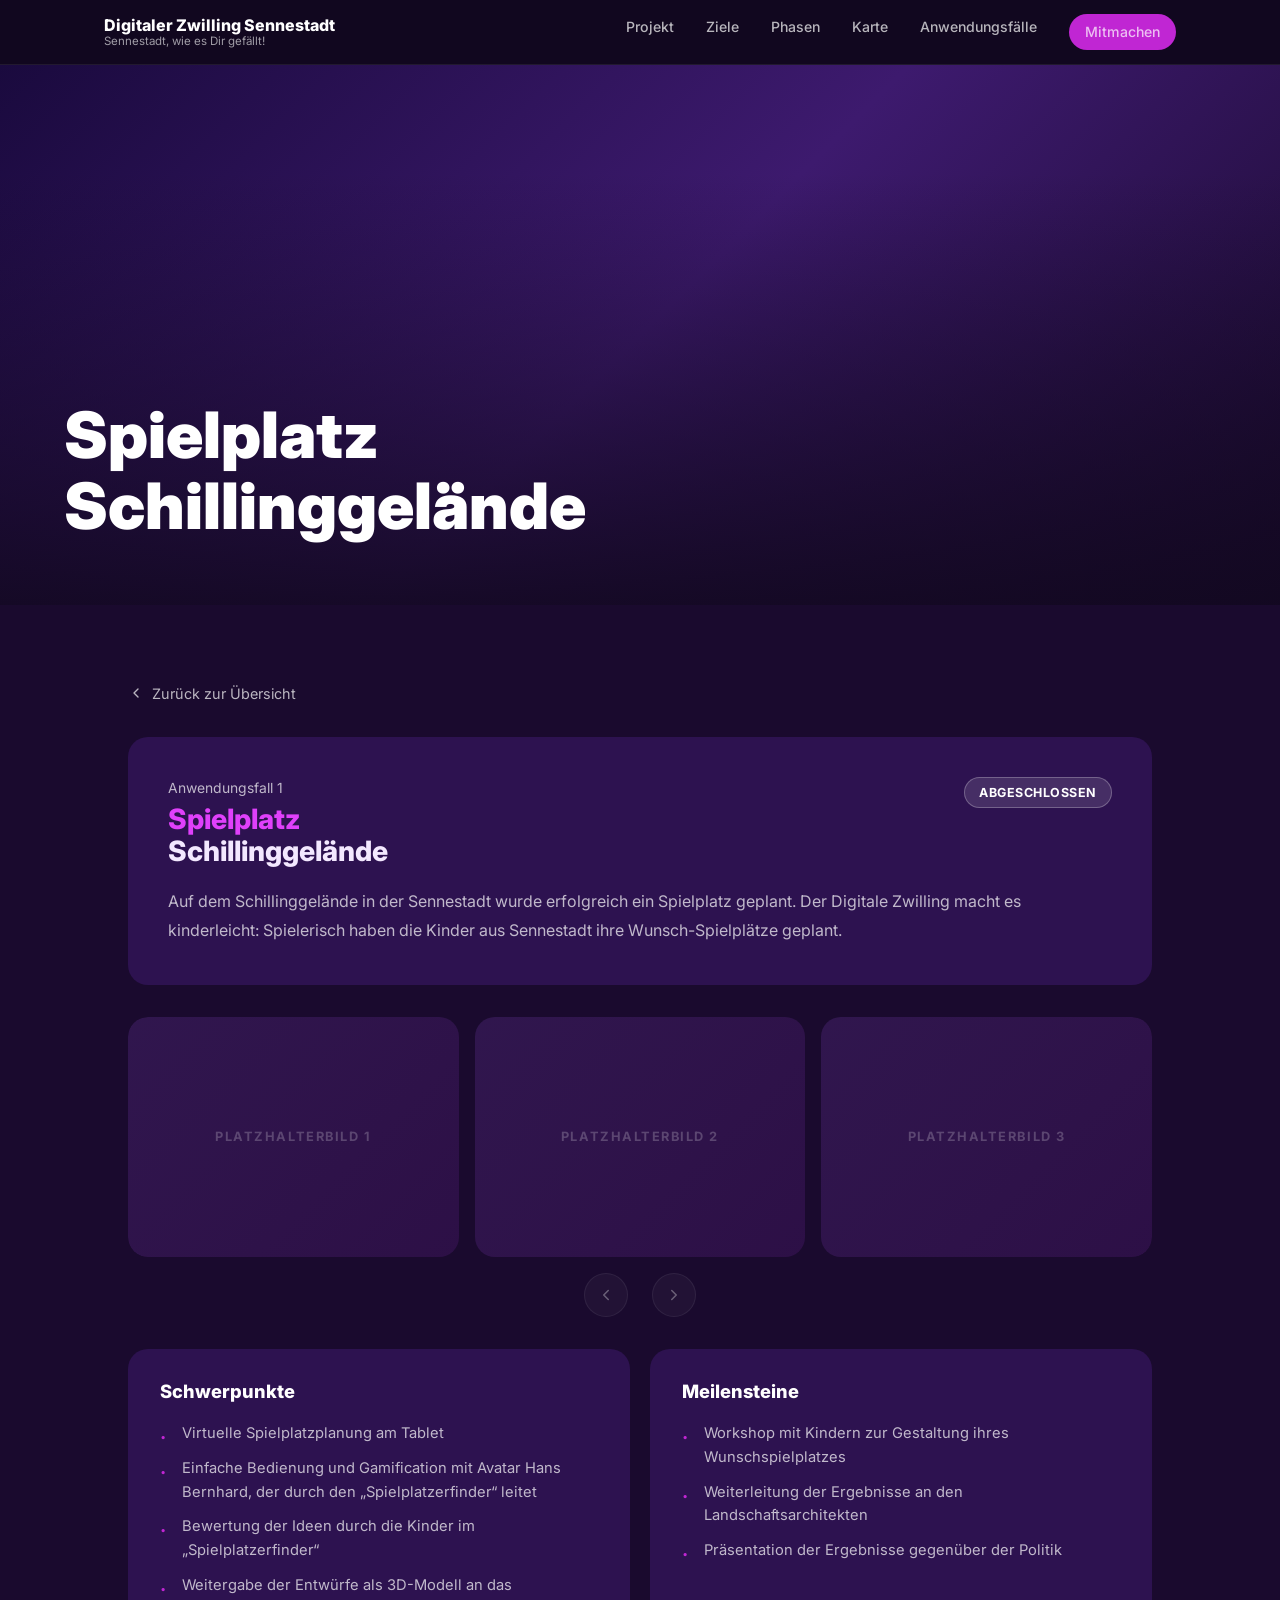
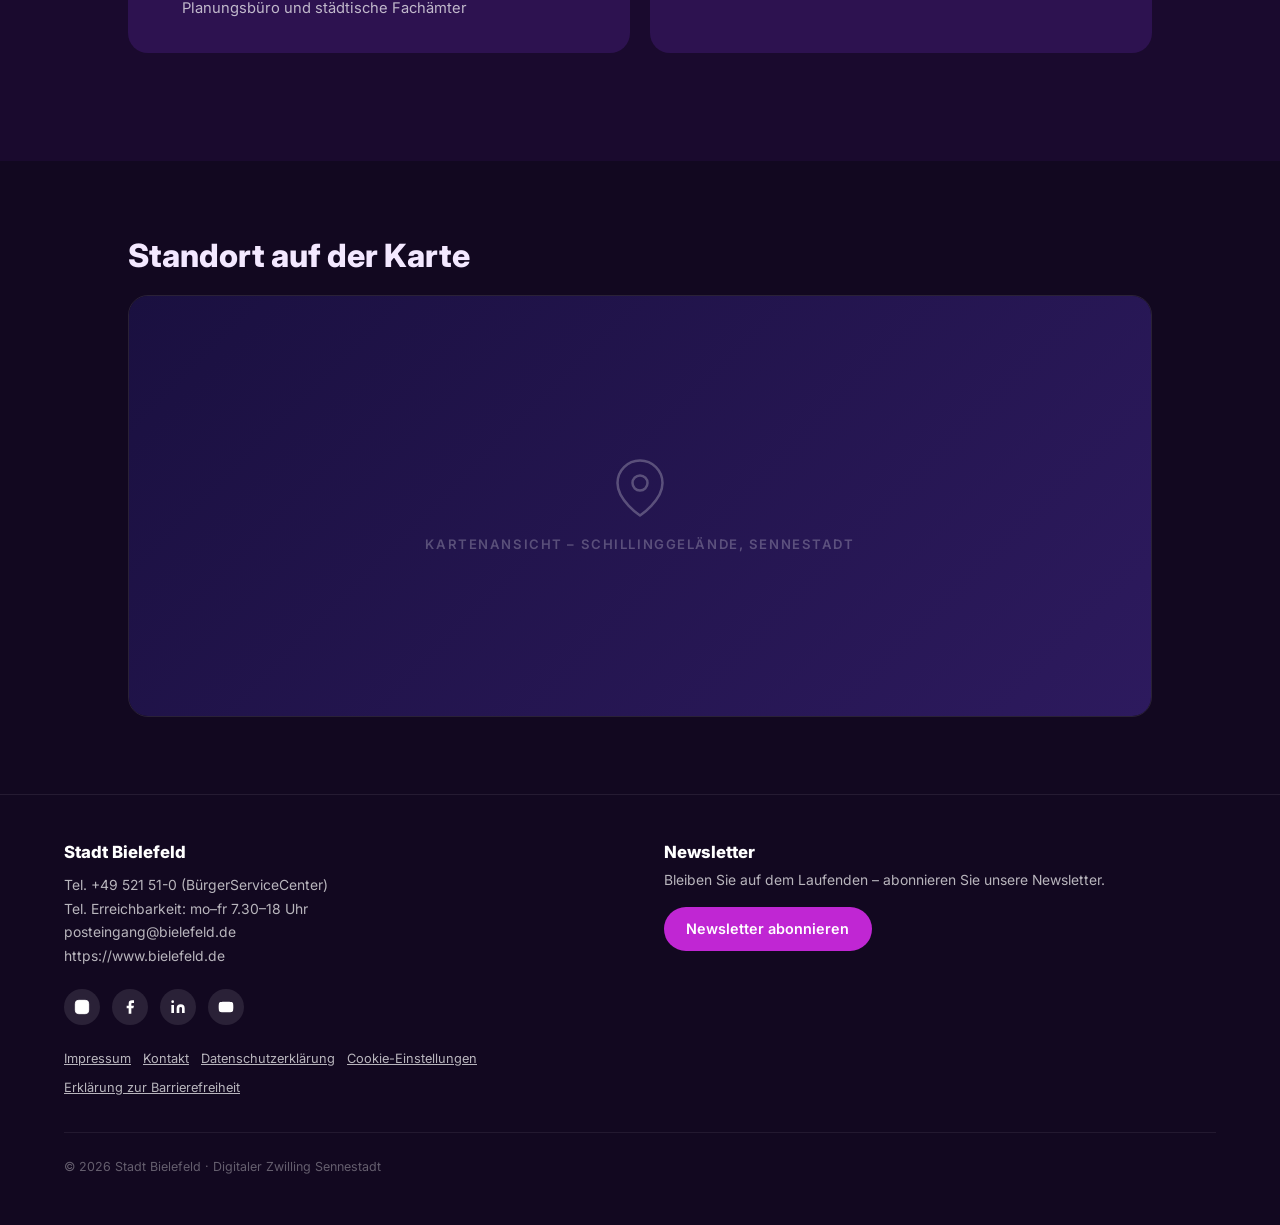
<file: projekte/spielplatz-schillinggelaende.html>
<!DOCTYPE html>
<html lang="de">
<head>
<meta charset="UTF-8">
<meta name="viewport" content="width=device-width, initial-scale=1.0">
<title>Spielplatz Schillinggel&auml;nde &ndash; Digitaler Zwilling Sennestadt</title>
<meta name="description" content="Anwendungsfall 1: Spielplatz Schillinggel&auml;nde &ndash; Kinder aus der Sennestadt planen spielerisch ihren Wunsch-Spielplatz.">
<link rel="preconnect" href="https://fonts.googleapis.com">
<link rel="preconnect" href="https://fonts.gstatic.com" crossorigin>
<link href="https://fonts.googleapis.com/css2?family=Inter:wght@400;500;600;700;800;900&display=swap" rel="stylesheet">
<link rel="stylesheet" href="../assets/css/main.css">
</head>
<body>

<header class="site-header">
  <div class="site-header__inner">
    <a href="../index.html" class="site-logo">
      Digitaler Zwilling Sennestadt
      <small>Sennestadt, wie es Dir gef&auml;llt!</small>
    </a>
    <nav aria-label="Hauptnavigation">
      <ul class="site-nav">
        <li><a href="../index.html#stadtlabor">Projekt</a></li>
        <li><a href="../index.html#ziele">Ziele</a></li>
        <li><a href="../index.html#timeline">Phasen</a></li>
        <li><a href="../index.html#karte">Karte</a></li>
        <li><a href="../index.html#projekte">Anwendungsf&auml;lle</a></li>
        <li><a href="../index.html#mitmachen" class="btn btn-primary btn-sm">Mitmachen</a></li>
      </ul>
    </nav>
    <button class="nav-toggle" aria-label="Menu &ouml;ffnen" aria-expanded="false">
      <svg viewBox="0 0 24 24" fill="none" stroke="currentColor" stroke-width="2" stroke-linecap="round">
        <line x1="3" y1="6" x2="21" y2="6"/><line x1="3" y1="12" x2="21" y2="12"/><line x1="3" y1="18" x2="21" y2="18"/>
      </svg>
    </button>
  </div>
</header>

<main>

  <!-- HERO -->
  <section class="detail-hero" aria-label="Hero">
    <div class="detail-hero__placeholder" aria-hidden="true"></div>
    <div class="detail-hero__overlay" aria-hidden="true"></div>
    <div class="detail-hero__content">
      <h1 class="detail-hero__title">Spielplatz<br>Schillinggel&auml;nde</h1>
    </div>
  </section>

  <!-- DETAIL -->
  <section class="section-detail section-pad">
    <div class="container">

      <a href="../index.html#projekte" class="back-link">
        <svg viewBox="0 0 24 24" fill="none" stroke="currentColor" stroke-width="2" stroke-linecap="round" stroke-linejoin="round"><polyline points="15 18 9 12 15 6"/></svg>
        Zur&uuml;ck zur &Uuml;bersicht
      </a>

      <div class="detail-info__card">
        <div class="detail-info__header">
          <div>
            <p class="detail-info__num">Anwendungsfall 1</p>
            <h2 class="detail-info__name"><span>Spielplatz</span> Schillinggel&auml;nde</h2>
          </div>
          <span class="badge badge-done">Abgeschlossen</span>
        </div>
        <p class="detail-info__desc">Auf dem Schillinggel&auml;nde in der Sennestadt wurde erfolgreich ein Spielplatz geplant. Der Digitale Zwilling macht es kinderleicht: Spielerisch haben die Kinder aus Sennestadt ihre Wunsch-Spielpl&auml;tze geplant.</p>
      </div>

      <!-- GALERIE -->
      <div class="gallery">
        <div class="gallery__track-wrapper">
          <div class="gallery__track">
            <div class="gallery__item"><div class="placeholder-img" style="height:240px;">Platzhalterbild 1</div></div>
            <div class="gallery__item"><div class="placeholder-img" style="height:240px;">Platzhalterbild 2</div></div>
            <div class="gallery__item"><div class="placeholder-img" style="height:240px;">Platzhalterbild 3</div></div>
          </div>
        </div>
        <div class="carousel__controls" style="margin-top:1rem;">
          <button class="carousel__btn gallery__btn--prev" aria-label="Vorheriges Bild">
            <svg viewBox="0 0 24 24" fill="none" stroke="currentColor" stroke-width="2" stroke-linecap="round" stroke-linejoin="round"><polyline points="15 18 9 12 15 6"/></svg>
          </button>
          <button class="carousel__btn gallery__btn--next" aria-label="N&auml;chstes Bild">
            <svg viewBox="0 0 24 24" fill="none" stroke="currentColor" stroke-width="2" stroke-linecap="round" stroke-linejoin="round"><polyline points="9 18 15 12 9 6"/></svg>
          </button>
        </div>
      </div>

      <!-- SCHWERPUNKTE + MEILENSTEINE -->
      <div class="detail-cards">
        <div class="detail-sub-card">
          <h3>Schwerpunkte</h3>
          <ul>
            <li>Virtuelle Spielplatzplanung am Tablet</li>
            <li>Einfache Bedienung und Gamification mit Avatar Hans Bernhard, der durch den &bdquo;Spielplatzerfinder&ldquo; leitet</li>
            <li>Bewertung der Ideen durch die Kinder im &bdquo;Spielplatzerfinder&ldquo;</li>
            <li>Weitergabe der Entw&uuml;rfe als 3D-Modell an das Planungsb&uuml;ro und st&auml;dtische Fach&auml;mter</li>
          </ul>
        </div>
        <div class="detail-sub-card">
          <h3>Meilensteine</h3>
          <ul>
            <li>Workshop mit Kindern zur Gestaltung ihres Wunschspielplatzes</li>
            <li>Weiterleitung der Ergebnisse an den Landschaftsarchitekten</li>
            <li>Pr&auml;sentation der Ergebnisse gegen&uuml;ber der Politik</li>
          </ul>
        </div>
      </div>

    </div>
  </section>

  <!-- STANDORT -->
  <section class="section-detail-map section-pad">
    <div class="container">
      <h2 style="margin-bottom:1.25rem;font-size:clamp(1.5rem,3vw,2rem);">Standort auf der Karte</h2>
      <div class="detail-map__wrapper">
        <div class="detail-map__placeholder">
          <svg xmlns="http://www.w3.org/2000/svg" width="60" height="60" viewBox="0 0 24 24" fill="none" stroke="white" stroke-width="1" stroke-linecap="round" stroke-linejoin="round" style="opacity:.25">
            <path d="M21 10c0 7-9 13-9 13s-9-6-9-13a9 9 0 0 1 18 0z"/><circle cx="12" cy="10" r="3"/>
          </svg>
          <span>Kartenansicht &ndash; Schillinggel&auml;nde, Sennestadt</span>
        </div>
      </div>
    </div>
  </section>

</main>

<footer class="site-footer">
  <div class="site-footer__grid">
    <div class="footer-brand">
      <h3>Stadt Bielefeld</h3>
      <p>Tel. <a href="tel:+4952151-0">+49 521 51-0</a> (B&uuml;rgerServiceCenter)<br>
      Tel. Erreichbarkeit: mo&ndash;fr 7.30&ndash;18 Uhr<br>
      <a href="mailto:posteingang@bielefeld.de">posteingang@bielefeld.de</a><br>
      <a href="https://www.bielefeld.de" target="_blank" rel="noopener">https://www.bielefeld.de</a></p>
      <div class="footer-social">
        <a href="https://www.instagram.com/stadtbielefeld" target="_blank" rel="noopener" aria-label="Instagram">
          <svg viewBox="0 0 24 24" fill="none" stroke="white" stroke-width="1.5"><rect x="2" y="2" width="20" height="20" rx="5"/><path d="M16 11.37A4 4 0 1 1 12.63 8 4 4 0 0 1 16 11.37z"/><line x1="17.5" y1="6.5" x2="17.51" y2="6.5"/></svg>
        </a>
        <a href="https://www.facebook.com/stadtbielefeld" target="_blank" rel="noopener" aria-label="Facebook">
          <svg viewBox="0 0 24 24" fill="white"><path d="M18 2h-3a5 5 0 0 0-5 5v3H7v4h3v8h4v-8h3l1-4h-4V7a1 1 0 0 1 1-1h3z"/></svg>
        </a>
        <a href="https://www.linkedin.com/company/stadtbielefeld" target="_blank" rel="noopener" aria-label="LinkedIn">
          <svg viewBox="0 0 24 24" fill="white"><path d="M16 8a6 6 0 0 1 6 6v7h-4v-7a2 2 0 0 0-4 0v7h-4v-7a6 6 0 0 1 6-6z"/><rect x="2" y="9" width="4" height="12"/><circle cx="4" cy="4" r="2"/></svg>
        </a>
        <a href="https://www.youtube.com/@stadtbielefeld" target="_blank" rel="noopener" aria-label="YouTube">
          <svg viewBox="0 0 24 24" fill="white"><path d="M22.54 6.42a2.78 2.78 0 0 0-1.95-1.96C18.88 4 12 4 12 4s-6.88 0-8.59.46a2.78 2.78 0 0 0-1.95 1.96A29 29 0 0 0 1 12a29 29 0 0 0 .46 5.58A2.78 2.78 0 0 0 3.41 19.6C5.12 20 12 20 12 20s6.88 0 8.59-.46a2.78 2.78 0 0 0 1.95-1.95A29 29 0 0 0 23 12a29 29 0 0 0-.46-5.58z"/><polygon points="9.75 15.02 15.5 12 9.75 8.98 9.75 15.02"/></svg>
        </a>
      </div>
      <ul class="footer-links">
        <li><a href="../impressum.html">Impressum</a></li>
        <li><a href="../kontakt.html">Kontakt</a></li>
        <li><a href="../datenschutz.html">Datenschutzerkl&auml;rung</a></li>
        <li><a href="#cookie-settings">Cookie-Einstellungen</a></li>
        <li><a href="../barrierefreiheit.html">Erkl&auml;rung zur Barrierefreiheit</a></li>
      </ul>
    </div>
    <div class="footer-newsletter">
      <h3>Newsletter</h3>
      <p>Bleiben Sie auf dem Laufenden &ndash; abonnieren Sie unsere Newsletter.</p>
      <a href="https://oic-bielefeld.de/#newsletter" target="_blank" rel="noopener" class="btn btn-primary">Newsletter abonnieren</a>
    </div>
  </div>
  <div class="footer-bottom">
    &copy; <span id="year"></span> Stadt Bielefeld &middot; Digitaler Zwilling Sennestadt
  </div>
</footer>

<script src="../assets/js/main.js"></script>
<script>document.getElementById('year').textContent=new Date().getFullYear();</script>
</body>
</html>
</file>
<file: assets/css/main.css>
/* DIGITALER ZWILLING SENNESTADT — Design System */
:root{--color-bg:#1a0a2e;--color-bg-dark:#120820;--color-card:#2d1250;--color-magenta:#c026d3;--color-magenta-light:#e040fb;--color-section-purple:#5a1a8a;--color-text:#f3e8ff;--radius-card:1.25rem;--radius-badge:999px;--radius-btn:999px;--font-main:'Inter','Segoe UI',Arial,sans-serif;--max-width:1200px;--section-x:clamp(1.25rem,5vw,4rem)}
*,*::before,*::after{box-sizing:border-box;margin:0;padding:0}
html{scroll-behavior:smooth}
body{font-family:var(--font-main);background:var(--color-bg-dark);color:var(--color-text);line-height:1.6;overflow-x:hidden}
img{display:block;max-width:100%;height:auto}a{color:inherit;text-decoration:none}
.container{width:100%;max-width:var(--max-width);margin:0 auto;padding:0 var(--section-x)}
.section-pad{padding:clamp(3rem,6vw,6rem) var(--section-x)}
h1,h2,h3,h4{line-height:1.15;font-weight:800}
.highlight{color:var(--color-magenta)}.highlight-light{color:var(--color-magenta-light)}
.btn{display:inline-flex;align-items:center;gap:.5rem;padding:.65rem 1.4rem;border-radius:var(--radius-btn);font-weight:600;font-size:.9rem;cursor:pointer;border:none;transition:opacity .2s,transform .15s;text-decoration:none}
.btn:hover{opacity:.88;transform:translateY(-1px)}.btn-primary{background:var(--color-magenta);color:#fff}
.btn-outline{background:transparent;color:#fff;border:2px solid rgba(255,255,255,0.5)}.btn-outline:hover{border-color:#fff}
.btn-sm{padding:.45rem 1rem;font-size:.82rem}
.badge{display:inline-block;padding:.3rem .9rem;border-radius:var(--radius-badge);font-size:.78rem;font-weight:700;letter-spacing:.04em;text-transform:uppercase}
.badge-done{background:rgba(255,255,255,0.12);color:#fff;border:1px solid rgba(255,255,255,0.25)}
.badge-wip{background:rgba(192,38,211,0.2);color:var(--color-magenta-light);border:1px solid rgba(192,38,211,0.4)}
/* HEADER */
.site-header{position:sticky;top:0;z-index:100;background:rgba(18,8,32,.92);backdrop-filter:blur(12px);border-bottom:1px solid rgba(255,255,255,0.07)}
.site-header__inner{display:flex;align-items:center;justify-content:space-between;padding:0 var(--section-x);height:64px;max-width:var(--max-width);margin:0 auto}
.site-logo{font-weight:800;font-size:1rem;color:#fff;line-height:1.2}
.site-logo small{display:block;font-size:.72rem;font-weight:400;color:rgba(255,255,255,0.6)}
.site-nav{display:flex;gap:2rem;list-style:none}
.site-nav a{font-size:.88rem;font-weight:500;color:rgba(255,255,255,0.7);transition:color .2s}
.site-nav a:hover{color:#fff}
.nav-toggle{display:none;background:none;border:none;cursor:pointer;color:#fff;padding:.4rem}
.nav-toggle svg{width:24px;height:24px}
/* HERO */
.hero{position:relative;min-height:90vh;display:flex;flex-direction:column;justify-content:flex-end;overflow:hidden;background:var(--color-bg-dark)}
.hero__placeholder{position:absolute;inset:0;background:linear-gradient(135deg,#1a0a3e 0%,#3d1a6e 40%,#1a0a2e 100%);display:flex;align-items:center;justify-content:center}
.hero__placeholder-label{color:rgba(255,255,255,.12);font-size:clamp(1rem,2vw,1.5rem);font-weight:700;letter-spacing:.2em;text-transform:uppercase}
.hero__video{position:absolute;inset:0;width:100%;height:100%;object-fit:cover;z-index:0}
.hero__overlay{position:absolute;inset:0;background:linear-gradient(to bottom,rgba(18,8,32,.05) 20%,rgba(18,8,32,.6) 65%,rgba(18,8,32,1) 100%);z-index:1}
.hero__content{position:relative;z-index:2;padding:clamp(3rem,6vw,6rem) var(--section-x) clamp(8rem,15vw,14rem);max-width:900px}
.hero__title{font-size:clamp(3rem,8vw,6.5rem);font-weight:900;line-height:1.05;color:#fff;letter-spacing:-0.03em;margin-bottom:1.5rem}
/* SECTIONS */
.section-stadtlabor{background:var(--color-bg-dark)}
.stadtlabor__grid{display:grid;grid-template-columns:1fr 1fr;gap:2rem;align-items:center}
.stadtlabor__card{background:var(--color-card);border-radius:var(--radius-card);padding:2.5rem}
.stadtlabor__card h2{font-size:clamp(1.8rem,3.5vw,2.8rem);margin-bottom:.2rem}
.stadtlabor__card p{color:rgba(255,255,255,.7);margin-top:1rem;line-height:1.75}
.stadtlabor__card p+p{margin-top:.75rem}
.placeholder-img{background:linear-gradient(135deg,rgba(90,45,138,.35) 0%,rgba(60,20,90,.55) 100%);border-radius:var(--radius-card);display:flex;align-items:center;justify-content:center;color:rgba(255,255,255,.22);font-size:.8rem;font-weight:700;letter-spacing:.12em;text-transform:uppercase}
.section-dz{background:var(--color-bg)}
.dz__grid{display:grid;grid-template-columns:1fr 1fr;gap:3rem;align-items:start}
.dz__title{font-size:clamp(2rem,4.5vw,3.5rem);color:#fff;margin-bottom:1.5rem}
.dz__card{background:var(--color-card);border-radius:var(--radius-card);padding:2.5rem}
.dz__card p{color:rgba(255,255,255,.7);font-size:1rem;margin-bottom:1.5rem;line-height:1.75}
.dz__card strong{color:var(--color-magenta-light)}
.dz__list{list-style:none;display:flex;flex-direction:column;gap:.65rem}
.dz__list li{color:rgba(255,255,255,.7);padding-left:1.2rem;position:relative;font-size:.95rem}
.dz__list li::before{content:'·';position:absolute;left:0;color:var(--color-magenta);font-size:1.6rem;line-height:1.2}
.dz__photo{border-radius:var(--radius-card);overflow:hidden;margin-top:1.5rem}
.section-warum{background:var(--color-bg)}
.warum__card{background:var(--color-card);border-radius:var(--radius-card);padding:2.5rem 3rem}
.warum__card h2{font-size:clamp(1.6rem,3vw,2.4rem);margin-bottom:1rem}
.warum__card p{color:rgba(255,255,255,.7);max-width:75ch;line-height:1.8}
.section-ziele{background:var(--color-bg)}
.section-ziele__intro{margin-bottom:2.5rem}
.section-ziele__intro h2{font-size:clamp(2rem,4vw,3rem);margin-bottom:.75rem}
.section-ziele__intro p{color:rgba(255,255,255,.7);max-width:60ch}
.ziele__grid{display:grid;grid-template-columns:1fr 1fr;gap:1.25rem}
.ziel-card{background:var(--color-card);border-radius:var(--radius-card);padding:2rem;display:flex;flex-direction:column;gap:1.25rem}
.ziel-card h3{font-size:1.35rem}
.ziel-card p{color:rgba(255,255,255,.7);font-size:.92rem}
.ziel-card__image{border-radius:.75rem;overflow:hidden}
/* TIMELINE */
.section-timeline{background:linear-gradient(to bottom,var(--color-bg) 0%,#4a1080 40%,var(--color-bg) 100%)}
.section-timeline__intro{margin-bottom:2.5rem}
.section-timeline__intro h2{font-size:clamp(2rem,4vw,3rem);margin-bottom:.5rem}
.section-timeline__intro p{color:rgba(255,255,255,.7)}
.timeline__track{display:flex;align-items:center;margin-bottom:2rem}
.timeline__segment{flex:1;height:3px;background:rgba(255,255,255,.15)}
.timeline__segment.done{background:var(--color-magenta)}
.timeline__dot{width:16px;height:16px;border-radius:50%;flex-shrink:0;background:rgba(255,255,255,.2);border:2px solid rgba(255,255,255,.3)}
.timeline__dot.done{background:var(--color-magenta);border-color:var(--color-magenta)}
.timeline__dot.active{background:var(--color-magenta);border-color:var(--color-magenta);box-shadow:0 0 0 5px rgba(192,38,211,.3)}
.phases__grid{display:grid;grid-template-columns:repeat(4,1fr);gap:1rem}
.phase-card{background:rgba(255,255,255,.05);border:1px solid rgba(255,255,255,.08);border-radius:var(--radius-card);padding:1.75rem;position:relative}
.phase-card.active-phase{background:rgba(192,38,211,.1);border-color:rgba(192,38,211,.35)}
.phase-num{font-size:4.5rem;font-weight:900;color:rgba(255,255,255,.06);line-height:1;margin-bottom:.5rem;user-select:none}
.active-phase .phase-num{color:rgba(192,38,211,.15)}
.phase-card h3{font-size:1.15rem;margin-bottom:.75rem;color:#fff}
.active-phase h3{color:var(--color-magenta-light)}
.phase-card p,.phase-card li{font-size:.87rem;color:rgba(255,255,255,.7);line-height:1.6}
.phase-card ul{list-style:none;display:flex;flex-direction:column;gap:.4rem;margin-top:.5rem}
.phase-card li{padding-left:1.4rem;position:relative}
.phase-card li::before{content:attr(data-letter)'.';position:absolute;left:0;color:var(--color-magenta-light);font-weight:700;font-size:.8rem}
.phase-label{position:absolute;top:-12px;right:1rem;background:var(--color-magenta);color:#fff;font-size:.7rem;font-weight:700;padding:.2rem .75rem;border-radius:var(--radius-badge);text-transform:uppercase;letter-spacing:.05em}
/* KARTE */
.section-karte{background:var(--color-bg-dark)}
.karte__intro{margin-bottom:1.5rem}
.karte__intro h2{font-size:clamp(1.8rem,3.5vw,2.8rem);margin-bottom:.5rem}
.karte__wrapper{position:relative;border-radius:var(--radius-card);overflow:hidden;border:1px solid rgba(255,255,255,.1)}
.karte__placeholder{width:100%;height:520px;background:linear-gradient(135deg,#1a1040 0%,#2d1a5e 50%,#1a0a2e 100%);display:flex;align-items:center;justify-content:center;flex-direction:column;gap:1.5rem}
.karte__placeholder-text{color:rgba(255,255,255,.3);font-size:.85rem;font-weight:600;letter-spacing:.15em;text-transform:uppercase}
.karte__cta{position:absolute;top:1.5rem;right:1.5rem;background:var(--color-magenta);color:#fff;border-radius:50%;width:76px;height:76px;display:flex;align-items:center;justify-content:center;font-weight:800;font-size:.72rem;text-align:center;line-height:1.3;box-shadow:0 4px 20px rgba(192,38,211,.55);animation:pulse 2s ease-in-out infinite}
@keyframes pulse{0%,100%{transform:scale(1)}50%{transform:scale(1.07)}}
/* PROJEKTE */
.section-projekte{background:#4a1080}
.section-projekte__intro{margin-bottom:2.5rem}
.section-projekte__intro h2{font-size:clamp(2rem,4vw,3rem)}
.carousel{position:relative}
.carousel__track-wrapper{overflow:hidden}
.carousel__track{display:flex;gap:1.25rem;transition:transform .4s cubic-bezier(.4,0,.2,1);will-change:transform}
.projekt-card{background:rgba(255,255,255,.07);border:1px solid rgba(255,255,255,.12);border-radius:var(--radius-card);padding:2rem;flex:0 0 calc(50% - .625rem);min-width:calc(50% - .625rem);display:flex;flex-direction:column;gap:1rem;transition:background .2s,border-color .2s}
.projekt-card:hover{background:rgba(255,255,255,.11);border-color:rgba(192,38,211,.4)}
.projekt-card__meta{display:flex;justify-content:space-between;align-items:center;font-size:.82rem;color:rgba(255,255,255,.7)}
.projekt-card__title{font-size:1.45rem;font-weight:800;line-height:1.2}
.projekt-card__title span{color:var(--color-magenta-light);display:block}
.projekt-card p{font-size:.9rem;color:rgba(255,255,255,.7);line-height:1.65}
.projekt-card__image{border-radius:.75rem;overflow:hidden;margin-top:.5rem}
.projekt-card .btn{align-self:flex-start}
.carousel__controls{display:flex;align-items:center;justify-content:center;gap:1.5rem;margin-top:2rem}
.carousel__btn{background:rgba(255,255,255,.1);border:1px solid rgba(255,255,255,.2);border-radius:50%;width:44px;height:44px;display:flex;align-items:center;justify-content:center;cursor:pointer;color:#fff;transition:background .2s}
.carousel__btn:hover{background:rgba(255,255,255,.22)}
.carousel__btn:disabled{opacity:.35;cursor:default}
.carousel__btn svg{width:18px;height:18px}
.carousel__dots{display:flex;gap:.5rem}
.carousel__dot{width:8px;height:8px;border-radius:50%;background:rgba(255,255,255,.3);cursor:pointer;transition:background .2s,transform .2s;border:none}
.carousel__dot.active{background:#fff;transform:scale(1.25)}
/* MITMACHEN */
.section-mitmachen{background:var(--color-bg)}
.mitmachen__grid{display:grid;grid-template-columns:1fr 1fr;gap:3rem;align-items:center}
.mitmachen__text h2{font-size:clamp(2rem,4vw,3rem);margin-bottom:1rem}
.mitmachen__text p{color:rgba(255,255,255,.7);line-height:1.8;margin-bottom:1rem}
.mitmachen__mehr-title{font-weight:700;color:#fff;font-size:1rem;margin-top:1.5rem;margin-bottom:.25rem}
.mitmachen__mehr-sub{color:rgba(255,255,255,.7);font-size:.9rem;margin-bottom:1rem}
.kontakt-card{background:#fff;border-radius:var(--radius-card);overflow:hidden}
.kontakt-card__photo-placeholder{width:100%;aspect-ratio:4/3;background:linear-gradient(135deg,#e2d4f0 0%,#c9b8e8 100%);display:flex;align-items:center;justify-content:center;color:#8b6aab;font-size:.78rem;font-weight:700;letter-spacing:.1em;text-transform:uppercase}
.kontakt-card__body{padding:1.5rem}
.kontakt-card__name{font-size:1.35rem;font-weight:800;margin-bottom:.75rem;color:#1a0a2e}
.kontakt-card__info{font-size:.87rem;color:#4a3a6a;line-height:1.75;margin-bottom:1rem}
.kontakt-card__info a{color:#4a3a6a;text-decoration:underline}
/* TAGLINE */
.section-tagline{background:#4a1080;padding:clamp(3rem,6vw,6rem) var(--section-x)}
.section-tagline h2{font-size:clamp(1.8rem,4vw,3rem);font-weight:900;margin-bottom:1rem;color:#fff}
.section-tagline p{color:rgba(255,255,255,.75);font-size:1.05rem}
/* FOOTER */
.site-footer{background:var(--color-bg-dark);border-top:1px solid rgba(255,255,255,.08);padding:3rem var(--section-x)}
.site-footer__grid{max-width:var(--max-width);margin:0 auto;display:grid;grid-template-columns:1fr 1fr;gap:3rem}
.footer-brand h3{font-size:1.05rem;margin-bottom:.75rem;color:#fff}
.footer-brand p{font-size:.87rem;color:rgba(255,255,255,.7);line-height:1.7}
.footer-brand a{color:rgba(255,255,255,.7)}
.footer-social{display:flex;gap:.75rem;margin:1.25rem 0}
.footer-social a{width:36px;height:36px;border-radius:50%;background:rgba(255,255,255,.1);display:flex;align-items:center;justify-content:center;transition:background .2s}
.footer-social a:hover{background:rgba(255,255,255,.2)}
.footer-social svg{width:16px;height:16px;fill:#fff}
.footer-links{list-style:none;display:flex;flex-wrap:wrap;gap:.25rem .75rem}
.footer-links a{font-size:.8rem;color:rgba(255,255,255,.7);text-decoration:underline}
.footer-links a:hover{color:#fff}
.footer-newsletter h3{font-size:1.05rem;margin-bottom:.4rem;color:#fff}
.footer-newsletter p{font-size:.87rem;color:rgba(255,255,255,.7);margin-bottom:1rem}
.footer-bottom{max-width:var(--max-width);margin:2rem auto 0;padding-top:1.5rem;border-top:1px solid rgba(255,255,255,.07);font-size:.78rem;color:rgba(255,255,255,.35)}
/* DETAIL PAGE */
.detail-hero{position:relative;height:60vh;min-height:360px;overflow:hidden;background:var(--color-bg-dark)}
.detail-hero__placeholder{position:absolute;inset:0;background:linear-gradient(135deg,#1a0a3e 0%,#3d1a6e 50%,#1a0a2e 100%)}
.detail-hero__overlay{position:absolute;inset:0;background:linear-gradient(to bottom,transparent 20%,rgba(18,8,32,.9) 100%)}
.detail-hero__content{position:relative;z-index:2;height:100%;display:flex;flex-direction:column;justify-content:flex-end;padding:clamp(2rem,5vw,4rem) var(--section-x)}
.detail-hero__title{font-size:clamp(2rem,5vw,4rem);font-weight:900;color:#fff;line-height:1.1}
.section-detail{background:var(--color-bg)}
.back-link{display:inline-flex;align-items:center;gap:.5rem;color:rgba(255,255,255,.7);font-size:.9rem;margin-bottom:2rem;transition:color .2s}
.back-link:hover{color:#fff}.back-link svg{width:16px;height:16px}
.detail-info__card{background:var(--color-card);border-radius:var(--radius-card);padding:2.5rem;margin-bottom:2rem}
.detail-info__header{display:flex;justify-content:space-between;align-items:flex-start;margin-bottom:1.25rem;flex-wrap:wrap;gap:1rem}
.detail-info__num{font-size:.87rem;color:rgba(255,255,255,.7)}
.detail-info__name{font-size:1.75rem;font-weight:800;margin-top:.25rem}
.detail-info__name span{color:var(--color-magenta-light);display:block}
.detail-info__desc{color:rgba(255,255,255,.7);line-height:1.8}
.gallery{position:relative;margin-bottom:2rem}
.gallery__track-wrapper{overflow:hidden;border-radius:var(--radius-card)}
.gallery__track{display:flex;gap:1rem;transition:transform .4s cubic-bezier(.4,0,.2,1)}
.gallery__item{flex:0 0 calc(33.333% - .667rem);min-width:calc(33.333% - .667rem);border-radius:.75rem;overflow:hidden}
.detail-cards{display:grid;grid-template-columns:1fr 1fr;gap:1.25rem;margin-bottom:2rem}
.detail-sub-card{background:var(--color-card);border-radius:var(--radius-card);padding:2rem}
.detail-sub-card h3{font-size:1.15rem;margin-bottom:1.25rem;color:#fff}
.detail-sub-card ul{list-style:none;display:flex;flex-direction:column;gap:.7rem}
.detail-sub-card li{font-size:.92rem;color:rgba(255,255,255,.7);padding-left:1.4rem;position:relative;line-height:1.6}
.detail-sub-card li::before{content:'·';position:absolute;left:0;color:var(--color-magenta);font-size:1.6rem;line-height:1.15}
.section-detail-map{background:var(--color-bg-dark)}
.detail-map__wrapper{border-radius:var(--radius-card);overflow:hidden;border:1px solid rgba(255,255,255,.1)}
.detail-map__placeholder{width:100%;height:420px;background:linear-gradient(135deg,#1a1040 0%,#2d1a5e 100%);display:flex;align-items:center;justify-content:center;flex-direction:column;gap:1rem;color:rgba(255,255,255,.25);font-size:.82rem;font-weight:600;letter-spacing:.12em;text-transform:uppercase}
/* RESPONSIVE */
@media(max-width:900px){.stadtlabor__grid,.dz__grid,.mitmachen__grid,.detail-cards{grid-template-columns:1fr}.phases__grid{grid-template-columns:1fr 1fr}.ziele__grid{grid-template-columns:1fr 1fr}.projekt-card{flex:0 0 100%;min-width:100%}}
@media(max-width:640px){.site-nav{display:none}.nav-toggle{display:flex}.site-nav.open{display:flex;flex-direction:column;position:absolute;top:64px;left:0;right:0;z-index:99;background:rgba(18,8,32,.98);padding:1.5rem;gap:1.25rem;border-bottom:1px solid rgba(255,255,255,.1)}.phases__grid{grid-template-columns:1fr}.ziele__grid{grid-template-columns:1fr}.site-footer__grid{grid-template-columns:1fr}.gallery__item{flex:0 0 100%;min-width:100%}}
</file>
